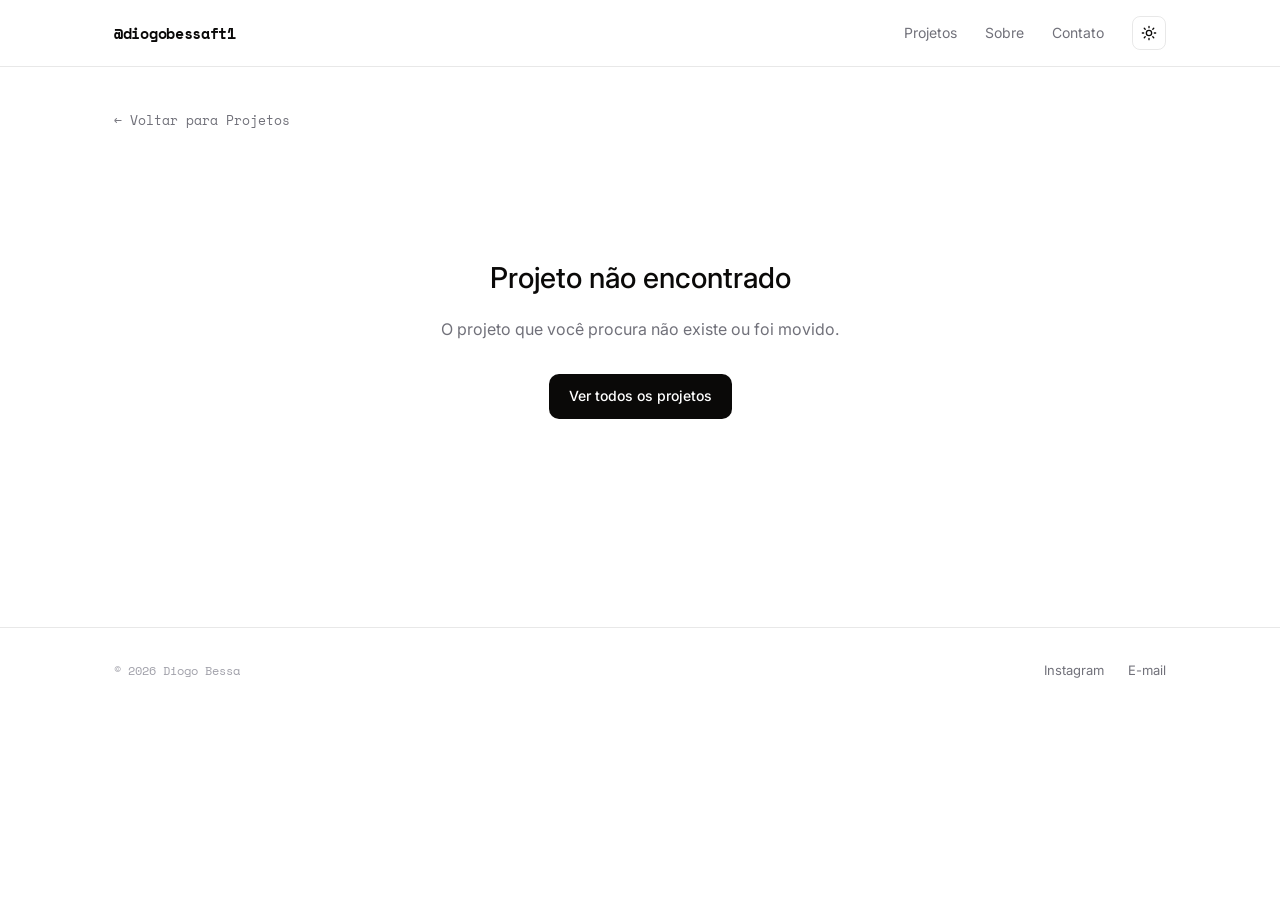
<file: projeto.html>
<!DOCTYPE html>
<html lang="pt-BR" data-theme="light">
<head>
<meta charset="UTF-8" />
<meta name="viewport" content="width=device-width, initial-scale=1.0" />
<title>Projeto — Diogo Bessa</title>
<meta name="description" content="Detalhe de projeto — portfólio de Diogo Bessa." />
<!-- evita flash de tema: aplica o tema salvo antes de pintar -->
<script>
  (function () {
    try {
      var t = localStorage.getItem('theme');
      if (t) document.documentElement.setAttribute('data-theme', t);
    } catch (e) {}
  })();
</script>
<link rel="preconnect" href="https://fonts.googleapis.com" />
<link rel="preconnect" href="https://fonts.gstatic.com" crossorigin />
<link href="https://fonts.googleapis.com/css2?family=Inter:wght@300;400;500;600&family=Space+Mono:wght@400;700&display=swap" rel="stylesheet" />
<link rel="stylesheet" href="styles.css" />
</head>
<body>

<nav>
  <div class="nav-inner">
    <a href="index.html" class="logo">@diogobessaft1</a>
    <div class="nav-links">
      <a href="index.html#projetos">Projetos</a>
      <a href="sobre.html">Sobre</a>
      <a href="index.html#contato">Contato</a>
      <button class="theme-btn" id="theme-btn" aria-label="Alternar tema" onclick="toggleTheme()">
        <svg id="icon-sun" viewBox="0 0 24 24" fill="none" stroke="currentColor" stroke-width="2" stroke-linecap="round" stroke-linejoin="round"><circle cx="12" cy="12" r="4"/><path d="M12 2v2M12 20v2M4.9 4.9l1.4 1.4M17.7 17.7l1.4 1.4M2 12h2M20 12h2M4.9 19.1l1.4-1.4M17.7 6.3l1.4-1.4"/></svg>
        <svg id="icon-moon" viewBox="0 0 24 24" fill="none" stroke="currentColor" stroke-width="2" stroke-linecap="round" stroke-linejoin="round" style="display:none"><path d="M21 12.8A9 9 0 1 1 11.2 3 7 7 0 0 0 21 12.8z"/></svg>
      </button>
    </div>
  </div>
</nav>

<main class="detail" id="detail-root">
  <!-- conteúdo injetado por projeto.js -->
</main>

<footer>
  <div class="wrap foot-inner">
    <span class="foot-copy">© 2026 Diogo Bessa</span>
    <div class="foot-links">
      <a href="https://instagram.com/diogobessa.tech" target="_blank" rel="noopener">Instagram</a>
      <a href="mailto:diogo.bessa04@gmail.com">E-mail</a>
    </div>
  </div>
</footer>

<script src="projetos.js"></script>
<script>
  // ===== Tema (claro/escuro) =====
  syncThemeIcon();
  function toggleTheme() {
    var cur = document.documentElement.getAttribute('data-theme') === 'dark' ? 'light' : 'dark';
    document.documentElement.setAttribute('data-theme', cur);
    try { localStorage.setItem('theme', cur); } catch (e) {}
    syncThemeIcon();
  }
  function syncThemeIcon() {
    var dark = document.documentElement.getAttribute('data-theme') === 'dark';
    document.getElementById('icon-sun').style.display = dark ? 'none' : 'block';
    document.getElementById('icon-moon').style.display = dark ? 'block' : 'none';
  }

  // ===== Render do detalhe a partir do slug =====
  function esc(s) {
    return String(s).replace(/[&<>"']/g, function (c) {
      return { '&': '&amp;', '<': '&lt;', '>': '&gt;', '"': '&quot;', "'": '&#39;' }[c];
    });
  }

  (function renderProjeto() {
    var params = new URLSearchParams(window.location.search);
    var slug = params.get('slug');
    var root = document.getElementById('detail-root');
    var p = slug && PROJETOS[slug];

    if (!p) {
      document.title = 'Projeto não encontrado — Diogo Bessa';
      root.innerHTML =
        '<a class="back-link" href="index.html#projetos">&larr; Voltar para Projetos</a>' +
        '<div class="not-found">' +
        '<h1>Projeto não encontrado</h1>' +
        '<p>O projeto que você procura não existe ou foi movido.</p>' +
        '<a class="btn btn-primary" href="index.html#projetos">Ver todos os projetos</a>' +
        '</div>';
      return;
    }

    document.title = p.nome + ' — Diogo Bessa';

    var pills = p.tags.map(function (t) { return '<span class="pill">' + esc(t) + '</span>'; }).join('');
    var techs = p.tecnologias.map(function (t) { return '<span class="tech-badge">' + esc(t) + '</span>'; }).join('');

    var imagemHtml = p.imagem
      ? '<div class="detail-img"><img src="' + esc(p.imagem) + '" alt="' + esc(p.nome) + '" /></div>'
      : '<div class="detail-img placeholder">' + esc(p.status || 'EM BREVE').toUpperCase() + '</div>';

    var linkBtn = p.link
      ? '<a class="side-btn side-btn-primary" href="' + esc(p.link) + '" target="_blank" rel="noopener">Ver Site Online &#8599;</a>'
      : '<span class="side-btn side-btn-primary disabled">' + esc(p.status || 'Em breve') + '</span>';

    root.innerHTML =
      '<a class="back-link" href="index.html#projetos">&larr; Voltar para Projetos</a>' +
      '<div class="detail-grid">' +
        '<div class="detail-main">' +
          '<div class="pills">' + pills + '</div>' +
          '<h1 class="detail-title">' + esc(p.nome) + '</h1>' +
          '<p class="detail-desc">' + esc(p.descricao) + '</p>' +
          imagemHtml +
          '<section class="tech-section">' +
            '<p class="tech-label">O que eu fiz</p>' +
            '<h2 class="tech-title">Tecnologias</h2>' +
            '<div class="tech-badges">' + techs + '</div>' +
          '</section>' +
        '</div>' +
        '<aside class="sidebar">' +
          '<div class="side-block">' +
            '<p class="side-label">Project Link</p>' +
            linkBtn +
            '<div class="side-divider"></div>' +
            '<p class="side-label">Interested?</p>' +
            '<p class="side-text">Gostou do que viu? Vamos conversar sobre como construir algo parecido pra você.</p>' +
            '<a class="side-btn side-btn-ghost" href="index.html#contato">Iniciar Projeto</a>' +
          '</div>' +
        '</aside>' +
      '</div>';
  })();
</script>

</body>
</html>
</file>
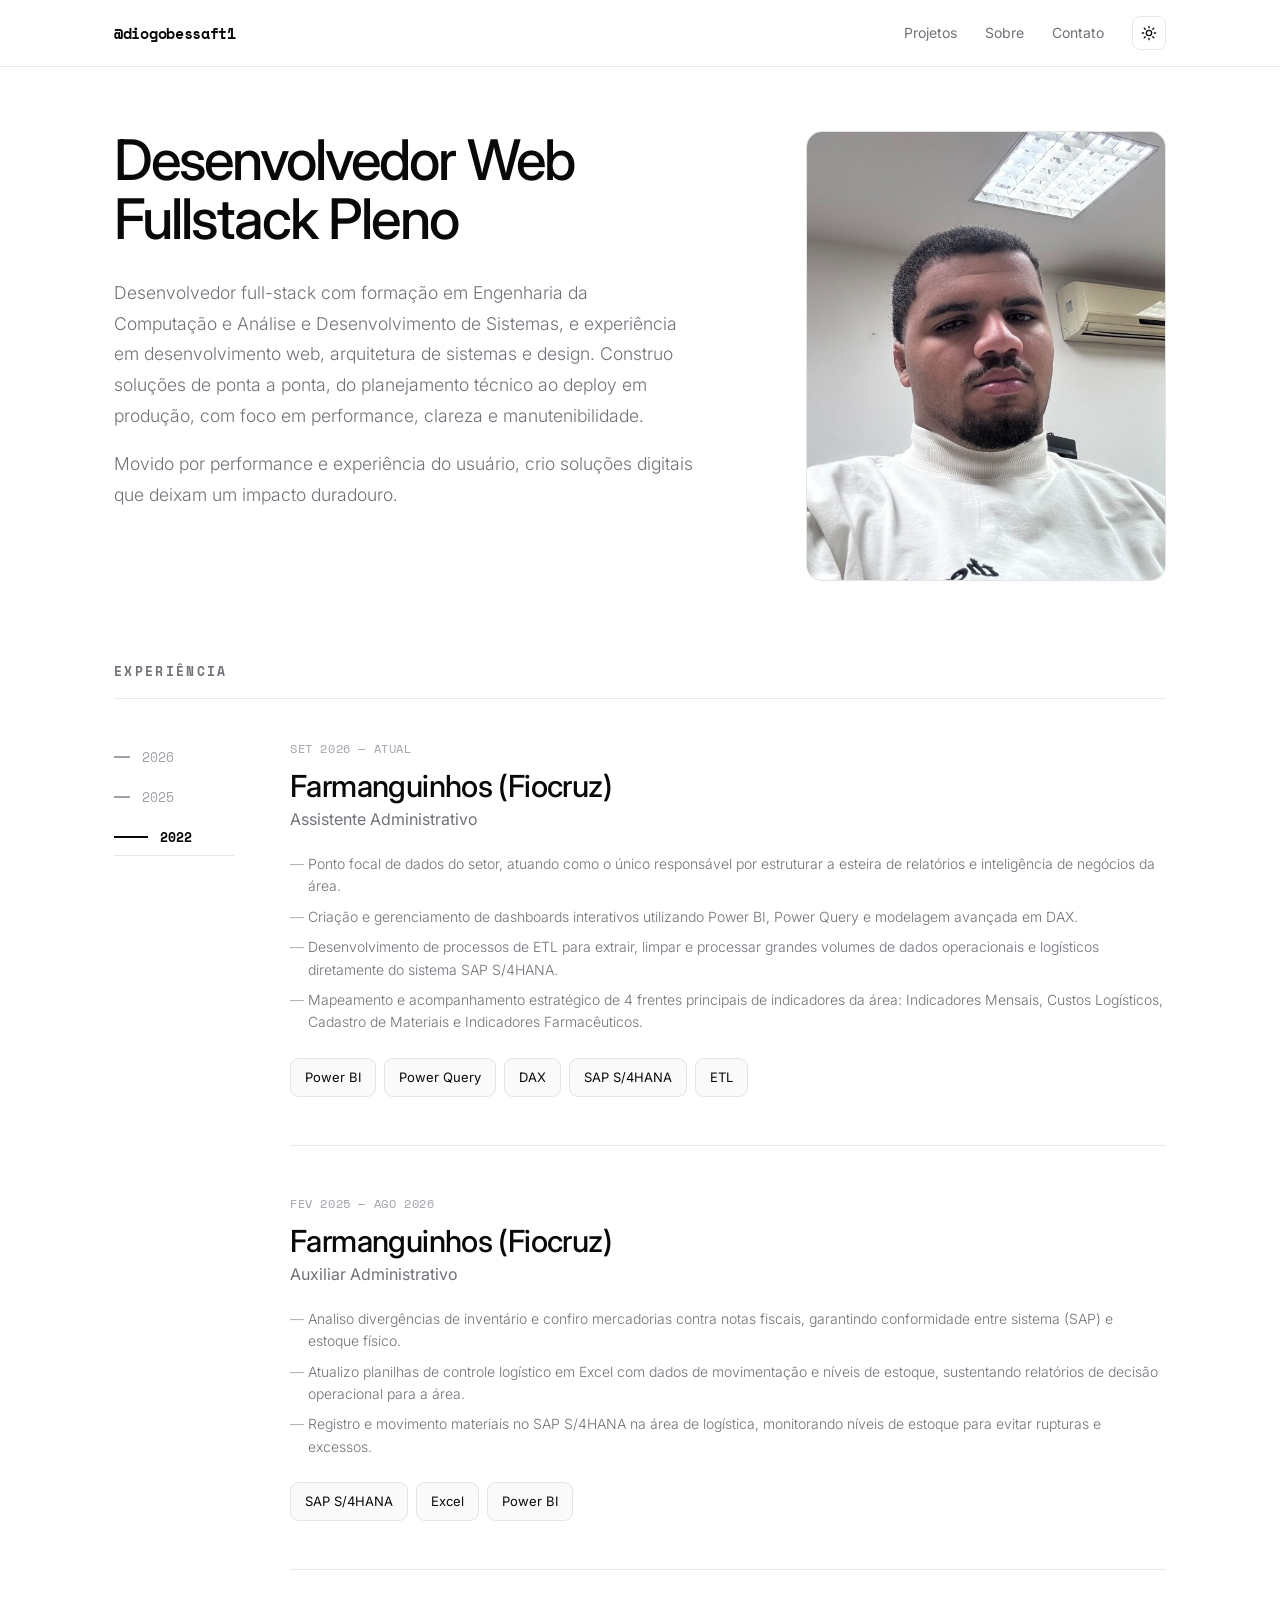
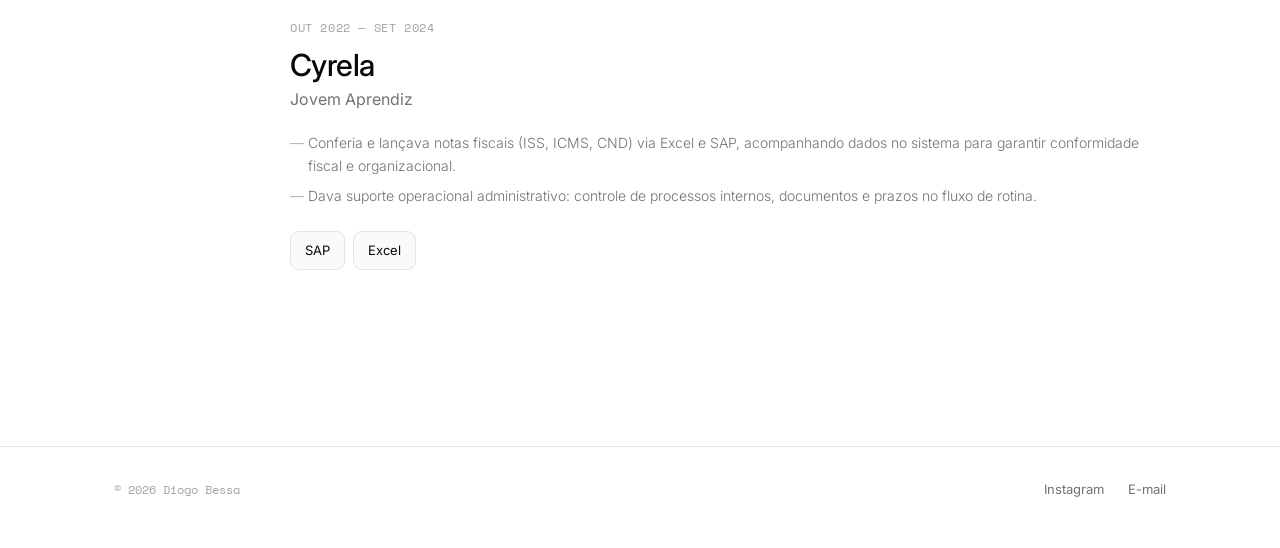
<file: sobre.html>
<!DOCTYPE html>
<html lang="pt-BR" data-theme="light">
<head>
<meta charset="UTF-8" />
<meta name="viewport" content="width=device-width, initial-scale=1.0" />
<title>Sobre — Diogo Bessa</title>
<meta name="description" content="Sobre Diogo Bessa — perfil e experiência." />
<!-- evita flash de tema: aplica o tema salvo antes de pintar -->
<script>
  (function () {
    try {
      var t = localStorage.getItem('theme');
      if (t) document.documentElement.setAttribute('data-theme', t);
    } catch (e) {}
  })();
</script>
<link rel="preconnect" href="https://fonts.googleapis.com" />
<link rel="preconnect" href="https://fonts.gstatic.com" crossorigin />
<link href="https://fonts.googleapis.com/css2?family=Inter:wght@300;400;500;600&family=Space+Mono:wght@400;700&display=swap" rel="stylesheet" />
<link rel="stylesheet" href="styles.css" />
</head>
<body>

<nav>
  <div class="nav-inner">
    <a href="index.html" class="logo">@diogobessaft1</a>
    <div class="nav-links">
      <a href="index.html#projetos">Projetos</a>
      <a href="sobre.html">Sobre</a>
      <a href="index.html#contato">Contato</a>
      <button class="theme-btn" id="theme-btn" aria-label="Alternar tema" onclick="toggleTheme()">
        <svg id="icon-sun" viewBox="0 0 24 24" fill="none" stroke="currentColor" stroke-width="2" stroke-linecap="round" stroke-linejoin="round"><circle cx="12" cy="12" r="4"/><path d="M12 2v2M12 20v2M4.9 4.9l1.4 1.4M17.7 17.7l1.4 1.4M2 12h2M20 12h2M4.9 19.1l1.4-1.4M17.7 6.3l1.4-1.4"/></svg>
        <svg id="icon-moon" viewBox="0 0 24 24" fill="none" stroke="currentColor" stroke-width="2" stroke-linecap="round" stroke-linejoin="round" style="display:none"><path d="M21 12.8A9 9 0 1 1 11.2 3 7 7 0 0 0 21 12.8z"/></svg>
      </button>
    </div>
  </div>
</nav>

<main class="about">
  <!-- intro -->
  <section class="intro-grid">
    <div>
      <h1 class="intro-headline" id="intro-headline"></h1>
      <div class="intro-paras" id="intro-paras"></div>
    </div>
    <div class="portrait" id="portrait"></div>
  </section>

  <!-- experiência -->
  <h2 class="about-sec-title">Experiência</h2>
  <div class="xp-layout">
    <nav class="timeline" id="timeline" aria-label="Linha do tempo de experiências"></nav>
    <div class="xp-entries" id="xp-entries"></div>
  </div>
</main>

<footer>
  <div class="wrap foot-inner">
    <span class="foot-copy">© 2026 Diogo Bessa</span>
    <div class="foot-links">
      <a href="https://instagram.com/diogobessa.tech" target="_blank" rel="noopener">Instagram</a>
      <a href="mailto:diogo.bessa04@gmail.com">E-mail</a>
    </div>
  </div>
</footer>

<script src="sobre.js"></script>
<script>
  // ===== Tema (claro/escuro) =====
  syncThemeIcon();
  function toggleTheme() {
    var cur = document.documentElement.getAttribute('data-theme') === 'dark' ? 'light' : 'dark';
    document.documentElement.setAttribute('data-theme', cur);
    try { localStorage.setItem('theme', cur); } catch (e) {}
    syncThemeIcon();
  }
  function syncThemeIcon() {
    var dark = document.documentElement.getAttribute('data-theme') === 'dark';
    document.getElementById('icon-sun').style.display = dark ? 'none' : 'block';
    document.getElementById('icon-moon').style.display = dark ? 'block' : 'none';
  }

  function esc(s) {
    return String(s).replace(/[&<>"']/g, function (c) {
      return { '&': '&amp;', '<': '&lt;', '>': '&gt;', '"': '&quot;', "'": '&#39;' }[c];
    });
  }

  (function renderSobre() {
    var intro = SOBRE.intro || {};
    var xps = SOBRE.experiences || [];

    // ---- intro ----
    document.getElementById('intro-headline').textContent = intro.headline || '';
    var parasEl = document.getElementById('intro-paras');
    parasEl.innerHTML = (intro.paragraphs || [])
      .map(function (p) { return '<p>' + esc(p) + '</p>'; }).join('');

    // foto: se ainda for placeholder "TODO", mostra caixa placeholder
    var portrait = document.getElementById('portrait');
    var photo = intro.photo || '';
    if (photo && photo.indexOf('TODO') !== 0) {
      portrait.innerHTML = '<img src="' + esc(photo) + '" alt="Retrato" />';
    } else {
      portrait.classList.add('placeholder');
      portrait.textContent = 'TODO: adicionar foto/retrato';
    }

    // ---- timeline (anos vêm dos dados) ----
    var timeline = document.getElementById('timeline');
    timeline.innerHTML = xps.map(function (xp, i) {
      return '<button class="tl-item" type="button" data-target="xp-' + i + '">' +
               '<span class="tl-dash"></span><span>' + esc(xp.year != null ? xp.year : '') + '</span>' +
             '</button>';
    }).join('');

    // ---- entradas de experiência ----
    var entriesEl = document.getElementById('xp-entries');
    entriesEl.innerHTML = xps.map(function (xp, i) {
      var bullets = (xp.bullets || []).map(function (b) { return '<li>' + esc(b) + '</li>'; }).join('');
      var tech = (xp.tech || []).map(function (t) { return '<span class="tech-badge">' + esc(t) + '</span>'; }).join('');
      return '<article class="xp-entry" id="xp-' + i + '">' +
               '<p class="xp-date">' + esc(xp.dateRange || '') + '</p>' +
               '<h3 class="xp-company">' + esc(xp.company || '') + '</h3>' +
               '<p class="xp-role">' + esc(xp.role || '') + '</p>' +
               '<ul class="xp-bullets">' + bullets + '</ul>' +
               '<div class="xp-tech">' + tech + '</div>' +
             '</article>';
    }).join('');

    var tlItems = Array.prototype.slice.call(timeline.querySelectorAll('.tl-item'));
    var entries = Array.prototype.slice.call(entriesEl.querySelectorAll('.xp-entry'));

    // clique no ano -> rola suave até a entrada
    tlItems.forEach(function (item) {
      item.addEventListener('click', function () {
        var el = document.getElementById(item.getAttribute('data-target'));
        if (el) el.scrollIntoView({ behavior: 'smooth', block: 'start' });
      });
    });

    // scroll-spy: destaca o ano da entrada em foco
    function setActive(idx) {
      tlItems.forEach(function (it, i) { it.classList.toggle('active', i === idx); });
    }
    if (entries.length) {
      setActive(0);
      if ('IntersectionObserver' in window) {
        var visible = {};
        var obs = new IntersectionObserver(function (items) {
          items.forEach(function (e) {
            visible[e.target.id] = e.isIntersecting ? e.intersectionRatio : 0;
          });
          // escolhe a entrada mais visível
          var bestIdx = 0, bestRatio = -1;
          entries.forEach(function (el, i) {
            var r = visible[el.id] || 0;
            if (r > bestRatio) { bestRatio = r; bestIdx = i; }
          });
          if (bestRatio > 0) setActive(bestIdx);
        }, { rootMargin: '-45% 0px -45% 0px', threshold: [0, 0.25, 0.5, 1] });
        entries.forEach(function (el) { obs.observe(el); });
      }
    }
  })();
</script>

</body>
</html>
</file>
<file: styles.css>
:root {
  --bg: #ffffff;
  --text: #0a0908;
  --muted: #71717a;
  --faint: #a1a1aa;
  --border: rgba(0,0,0,0.09);
  --border-strong: rgba(0,0,0,0.16);
  --card: #fafafa;
  --accent: #0a0908;
}
[data-theme="dark"] {
  --bg: #0a0908;
  --text: #f5f4f2;
  --muted: #a1a1aa;
  --faint: #71717a;
  --border: rgba(255,255,255,0.1);
  --border-strong: rgba(255,255,255,0.2);
  --card: #141312;
  --accent: #f5f4f2;
}

* { box-sizing: border-box; margin: 0; padding: 0; }
html { scroll-behavior: smooth; }
body {
  background: var(--bg);
  color: var(--text);
  font-family: 'Inter', system-ui, sans-serif;
  font-weight: 400;
  line-height: 1.6;
  -webkit-font-smoothing: antialiased;
  transition: background 0.3s ease, color 0.3s ease;
}
a { color: inherit; }
::selection { background: var(--text); color: var(--bg); }

.wrap { max-width: 1100px; margin: 0 auto; padding: 0 1.5rem; }

/* ============ NAV ============ */
nav {
  position: sticky;
  top: 0;
  z-index: 50;
  backdrop-filter: saturate(180%) blur(12px);
  background: color-mix(in srgb, var(--bg) 80%, transparent);
  border-bottom: 1px solid var(--border);
}
.nav-inner {
  max-width: 1100px;
  margin: 0 auto;
  padding: 1rem 1.5rem;
  display: flex;
  align-items: center;
  justify-content: space-between;
}
.logo {
  font-family: 'Space Mono', monospace;
  font-weight: 700;
  font-size: 15px;
  letter-spacing: -0.02em;
  text-decoration: none;
  color: var(--text);
}
.nav-links { display: flex; align-items: center; gap: 1.75rem; }
.nav-links a {
  font-size: 14px;
  color: var(--muted);
  text-decoration: none;
  transition: color 0.2s;
}
.nav-links a:hover { color: var(--text); }
.theme-btn {
  background: none;
  border: 1px solid var(--border);
  border-radius: 8px;
  width: 34px; height: 34px;
  display: grid; place-items: center;
  cursor: pointer;
  color: var(--text);
  transition: border-color 0.2s, background 0.2s;
}
.theme-btn:hover { border-color: var(--border-strong); }
.theme-btn svg { width: 16px; height: 16px; }
.nav-mob { display: none; }

/* ============ HERO ============ */
header { padding: 6rem 0 4.5rem; }
.greeting {
  font-family: 'Space Mono', monospace;
  font-size: 13px;
  color: var(--muted);
  margin-bottom: 1.25rem;
  letter-spacing: 0.02em;
}
.hero-title {
  font-size: clamp(2.4rem, 6vw, 4.25rem);
  font-weight: 500;
  line-height: 1.02;
  letter-spacing: -0.04em;
  margin-bottom: 1.75rem;
}
.hero-title .light { color: var(--faint); }
.hero-bio {
  max-width: 620px;
  font-size: clamp(1rem, 1.6vw, 1.1rem);
  font-weight: 300;
  color: var(--muted);
  line-height: 1.7;
  margin-bottom: 1rem;
}
.hero-now {
  max-width: 620px;
  font-size: 14px;
  color: var(--faint);
  margin-bottom: 2rem;
}
.hero-actions { display: flex; flex-wrap: wrap; gap: 0.75rem; }
.btn {
  display: inline-flex;
  align-items: center;
  gap: 8px;
  font-size: 14px;
  font-weight: 500;
  text-decoration: none;
  padding: 11px 20px;
  border-radius: 10px;
  transition: transform 0.12s, opacity 0.2s, background 0.2s, border-color 0.2s;
}
.btn-primary { background: var(--text); color: var(--bg); }
.btn-primary:hover { opacity: 0.85; }
.btn-ghost { border: 1px solid var(--border-strong); color: var(--text); }
.btn-ghost:hover { background: var(--card); }
.btn:active { transform: scale(0.98); }

/* ============ SECTION HEADINGS ============ */
.sec { padding: 2.5rem 0; }
.sec-head {
  display: flex;
  align-items: baseline;
  justify-content: space-between;
  margin-bottom: 2rem;
  border-bottom: 1px solid var(--border);
  padding-bottom: 1rem;
}
.sec-title { font-size: 1.5rem; font-weight: 500; letter-spacing: -0.02em; }
.sec-count {
  font-family: 'Space Mono', monospace;
  font-size: 12px;
  color: var(--faint);
}

/* ============ PROJECTS GRID ============ */
.grid {
  display: grid;
  grid-template-columns: repeat(3, 1fr);
  gap: 1.5rem;
}
.card {
  text-decoration: none;
  color: inherit;
  display: flex;
  flex-direction: column;
  gap: 0.85rem;
}
.card-media {
  position: relative;
  aspect-ratio: 16 / 11;
  border-radius: 14px;
  overflow: hidden;
  border: 1px solid var(--border);
  background: var(--card);
}
.card-media img {
  width: 100%; height: 100%;
  object-fit: cover;
  object-position: top center;
  transition: transform 0.5s cubic-bezier(0.2,0.8,0.2,1), filter 0.3s;
}
.card:hover .card-media img { transform: scale(1.04); }
.card-media.placeholder {
  display: grid; place-items: center;
  background: linear-gradient(135deg, #1f1d2e, #2d2a45);
  color: #b9b4e0;
  font-family: 'Space Mono', monospace;
  font-size: 13px;
  letter-spacing: 0.05em;
}
.card-foot { display: flex; align-items: flex-start; justify-content: space-between; gap: 0.75rem; }
.card-name { font-size: 1rem; font-weight: 500; letter-spacing: -0.01em; }
.card-desc { font-size: 13px; color: var(--muted); line-height: 1.5; margin-top: 2px; }
.badge {
  font-family: 'Space Mono', monospace;
  font-size: 10px;
  text-transform: uppercase;
  letter-spacing: 0.06em;
  color: var(--muted);
  border: 1px solid var(--border);
  border-radius: 99px;
  padding: 3px 9px;
  white-space: nowrap;
  flex-shrink: 0;
}
.card-arrow { font-size: 13px; color: var(--faint); transition: transform 0.2s, color 0.2s; }
.card:hover .card-arrow { transform: translate(2px,-2px); color: var(--text); }

/* ============ CONTATO / CTA ============ */
.cta-title {
  font-size: clamp(2rem, 5vw, 3.25rem);
  font-weight: 500;
  letter-spacing: -0.03em;
  line-height: 1.05;
  margin-bottom: 0.75rem;
}
.cta-sub { color: var(--muted); font-weight: 300; margin-bottom: 2rem; max-width: 460px; }
.cta-mail {
  font-family: 'Space Mono', monospace;
  font-size: clamp(1rem, 3vw, 1.4rem);
  text-decoration: none;
  border-bottom: 1px solid var(--border-strong);
  padding-bottom: 3px;
  transition: opacity 0.2s;
}
.cta-mail:hover { opacity: 0.6; }

.form-wrap {
  margin-top: 3rem;
  border: 1px solid var(--border);
  border-radius: 16px;
  padding: 2rem;
  background: var(--card);
  max-width: 640px;
}
.fields { display: flex; flex-direction: column; gap: 14px; }
.field-row { display: grid; grid-template-columns: 1fr 1fr; gap: 14px; }
.field { display: flex; flex-direction: column; gap: 6px; }
.field label {
  font-family: 'Space Mono', monospace;
  font-size: 11px; text-transform: uppercase; letter-spacing: 0.05em; color: var(--muted);
}
.field input, .field textarea, .field select {
  background: var(--bg);
  border: 1px solid var(--border);
  border-radius: 9px;
  padding: 11px 14px;
  font-size: 14px;
  font-family: 'Inter', sans-serif;
  color: var(--text);
  outline: none;
  transition: border-color 0.2s;
  width: 100%;
}
.field input:focus, .field textarea:focus, .field select:focus { border-color: var(--border-strong); }
.field textarea { height: 110px; resize: vertical; }
.submit-btn {
  margin-top: 6px;
  width: 100%;
  padding: 13px;
  background: var(--text);
  color: var(--bg);
  font-family: 'Inter', sans-serif;
  font-size: 14px;
  font-weight: 500;
  border: none;
  border-radius: 9px;
  cursor: pointer;
  transition: opacity 0.2s, transform 0.1s;
}
.submit-btn:hover { opacity: 0.85; }
.submit-btn:active { transform: scale(0.99); }
.submit-btn:disabled { opacity: 0.5; cursor: not-allowed; }
.feedback { display: none; margin-top: 12px; padding: 12px 16px; border-radius: 9px; font-size: 13px; }
.feedback.success { background: rgba(29,158,117,0.12); color: #1d9e75; border: 1px solid rgba(29,158,117,0.25); }
.feedback.error { background: rgba(226,75,74,0.12); color: #d4413f; border: 1px solid rgba(226,75,74,0.25); }

/* ============ FOOTER ============ */
footer {
  margin-top: 4rem;
  border-top: 1px solid var(--border);
  padding: 2rem 0 3rem;
}
.foot-inner { display: flex; align-items: center; justify-content: space-between; flex-wrap: wrap; gap: 1rem; }
.foot-copy { font-family: 'Space Mono', monospace; font-size: 12px; color: var(--faint); }
.foot-links { display: flex; gap: 1.5rem; }
.foot-links a { font-size: 13px; color: var(--muted); text-decoration: none; transition: color 0.2s; }
.foot-links a:hover { color: var(--text); }

/* ============ ANIM ============ */
@keyframes fadeUp { from { opacity: 0; transform: translateY(14px); } to { opacity: 1; transform: translateY(0); } }
.fade { animation: fadeUp 0.6s ease both; }
.d1 { animation-delay: 0.08s; } .d2 { animation-delay: 0.16s; } .d3 { animation-delay: 0.24s; }

/* ============ PROJECT DETAIL ============ */
.detail { max-width: 1100px; margin: 0 auto; padding: 2.5rem 1.5rem 4rem; }
.back-link {
  display: inline-flex;
  align-items: center;
  gap: 8px;
  font-family: 'Space Mono', monospace;
  font-size: 13px;
  color: var(--muted);
  text-decoration: none;
  margin-bottom: 2.75rem;
  transition: color 0.2s, gap 0.2s;
}
.back-link:hover { color: var(--text); gap: 12px; }

.detail-grid {
  display: grid;
  grid-template-columns: minmax(0, 1fr) 320px;
  gap: 3.5rem;
  align-items: start;
}

.pills { display: flex; flex-wrap: wrap; gap: 8px; margin-bottom: 1.5rem; }
.pill {
  font-family: 'Space Mono', monospace;
  font-size: 10px;
  text-transform: uppercase;
  letter-spacing: 0.08em;
  color: var(--muted);
  border: 1px solid var(--border-strong);
  border-radius: 99px;
  padding: 5px 12px;
}
.detail-title {
  font-size: clamp(2.2rem, 5.5vw, 3.5rem);
  font-weight: 500;
  letter-spacing: -0.035em;
  line-height: 1.05;
  margin-bottom: 1.5rem;
}
.detail-desc {
  max-width: 640px;
  font-size: clamp(1rem, 1.6vw, 1.1rem);
  font-weight: 300;
  color: var(--muted);
  line-height: 1.75;
  margin-bottom: 2.75rem;
}
.detail-img {
  width: 100%;
  border-radius: 16px;
  overflow: hidden;
  border: 1px solid var(--border);
  background: var(--card);
  margin-bottom: 3.25rem;
  display: block;
}
.detail-img img { width: 100%; display: block; }
.detail-img.placeholder {
  aspect-ratio: 16 / 9;
  display: grid; place-items: center;
  background: linear-gradient(135deg, #1f1d2e, #2d2a45);
  color: #b9b4e0;
  font-family: 'Space Mono', monospace;
  font-size: 14px;
  letter-spacing: 0.06em;
}

.tech-label {
  font-family: 'Space Mono', monospace;
  font-size: 11px;
  text-transform: uppercase;
  letter-spacing: 0.08em;
  color: var(--faint);
  margin-bottom: 1.25rem;
}
.tech-title { font-size: 1.4rem; font-weight: 500; letter-spacing: -0.02em; margin-bottom: 1.5rem; }
.tech-badges { display: flex; flex-wrap: wrap; gap: 10px; }
.tech-badge {
  font-size: 13px;
  font-weight: 400;
  color: var(--text);
  background: var(--card);
  border: 1px solid var(--border);
  border-radius: 9px;
  padding: 8px 14px;
  transition: border-color 0.2s;
}
.tech-badge:hover { border-color: var(--border-strong); }

/* ---- Sidebar ---- */
.sidebar { position: sticky; top: 90px; display: flex; flex-direction: column; }
.side-block {
  border: 1px solid var(--border);
  border-radius: 14px;
  padding: 1.5rem;
  background: var(--card);
}
.side-label {
  font-family: 'Space Mono', monospace;
  font-size: 11px;
  text-transform: uppercase;
  letter-spacing: 0.08em;
  color: var(--faint);
  margin-bottom: 1rem;
}
.side-text { font-size: 14px; color: var(--muted); font-weight: 300; line-height: 1.6; margin-bottom: 1.25rem; }
.side-btn {
  display: flex;
  align-items: center;
  justify-content: center;
  gap: 8px;
  width: 100%;
  padding: 12px;
  border-radius: 10px;
  font-size: 14px;
  font-weight: 500;
  text-decoration: none;
  cursor: pointer;
  transition: opacity 0.2s, background 0.2s, border-color 0.2s, transform 0.1s;
}
.side-btn-primary { background: var(--text); color: var(--bg); border: 1px solid var(--text); }
.side-btn-primary:hover { opacity: 0.85; }
.side-btn-ghost { border: 1px solid var(--border-strong); color: var(--text); background: none; }
.side-btn-ghost:hover { background: var(--bg); }
.side-btn:active { transform: scale(0.98); }
.side-btn.disabled { opacity: 0.5; pointer-events: none; }
.side-divider { height: 1px; background: var(--border); margin: 1.5rem 0; }

.not-found { text-align: center; padding: 5rem 0; }
.not-found h1 { font-size: 1.8rem; font-weight: 500; margin-bottom: 1rem; }
.not-found p { color: var(--muted); margin-bottom: 2rem; }

/* ============ SOBRE / ABOUT ============ */
.about { max-width: 1100px; margin: 0 auto; padding: 4rem 1.5rem 4rem; }

/* intro: bio à esquerda, retrato à direita */
.intro-grid {
  display: grid;
  grid-template-columns: minmax(0, 1fr) 360px;
  gap: 3.5rem;
  align-items: start;
  margin-bottom: 5rem;
}
.intro-headline {
  font-size: clamp(2.2rem, 5vw, 3.5rem);
  font-weight: 500;
  letter-spacing: -0.035em;
  line-height: 1.06;
  margin-bottom: 1.75rem;
}
.intro-paras p {
  max-width: 580px;
  font-size: clamp(1rem, 1.6vw, 1.1rem);
  font-weight: 300;
  color: var(--muted);
  line-height: 1.75;
}
.intro-paras p + p { margin-top: 1.1rem; }
.portrait {
  width: 100%;
  aspect-ratio: 4 / 5;
  border-radius: 16px;
  overflow: hidden;
  border: 1px solid var(--border);
  background: var(--card);
}
.portrait img { width: 100%; height: 100%; object-fit: cover; object-position: center 60%; display: block; }
.portrait.placeholder {
  display: grid; place-items: center; text-align: center;
  background: linear-gradient(135deg, #1f1d2e, #2d2a45);
  color: #b9b4e0;
  font-family: 'Space Mono', monospace;
  font-size: 12px;
  letter-spacing: 0.06em;
  padding: 1.5rem;
}

/* heading "EXPERIÊNCIA" */
.about-sec-title {
  font-family: 'Space Mono', monospace;
  font-size: 13px;
  text-transform: uppercase;
  letter-spacing: 0.18em;
  color: var(--muted);
  padding-bottom: 1rem;
  border-bottom: 1px solid var(--border);
  margin-bottom: 2.5rem;
}

/* layout experiência: timeline sticky + entradas */
.xp-layout {
  display: grid;
  grid-template-columns: 120px minmax(0, 1fr);
  gap: 3.5rem;
  align-items: start;
}
.timeline {
  position: sticky;
  top: 90px;
  display: flex;
  flex-direction: column;
  gap: 0.25rem;
}
.tl-item {
  display: flex;
  align-items: center;
  gap: 12px;
  background: none;
  border: none;
  padding: 8px 0;
  cursor: pointer;
  color: var(--faint);
  font-family: 'Space Mono', monospace;
  font-size: 13px;
  text-align: left;
  transition: color 0.25s;
}
.tl-dash { width: 16px; height: 1.5px; background: currentColor; transition: width 0.25s ease, background 0.25s; flex-shrink: 0; }
.tl-item:hover { color: var(--muted); }
.tl-item.active { color: var(--text); font-weight: 700; }
.tl-item.active .tl-dash { width: 34px; }

.xp-entries { display: flex; flex-direction: column; }
.xp-entry {
  padding: 0 0 3rem;
  margin-bottom: 3rem;
  border-bottom: 1px solid var(--border);
  scroll-margin-top: 90px;
}
.xp-entry:last-child { border-bottom: none; margin-bottom: 0; }
.xp-date {
  font-family: 'Space Mono', monospace;
  font-size: 12px;
  text-transform: uppercase;
  letter-spacing: 0.05em;
  color: var(--faint);
  margin-bottom: 0.75rem;
}
.xp-company { font-size: clamp(1.4rem, 3vw, 1.9rem); font-weight: 500; letter-spacing: -0.02em; line-height: 1.1; }
.xp-role { font-size: 1rem; color: var(--muted); margin-top: 0.25rem; margin-bottom: 1.25rem; }
.xp-bullets { list-style: none; display: flex; flex-direction: column; gap: 0.5rem; margin-bottom: 1.5rem; }
.xp-bullets li {
  position: relative;
  padding-left: 1.1rem;
  font-size: 14px;
  font-weight: 300;
  color: var(--muted);
  line-height: 1.6;
}
.xp-bullets li::before { content: '—'; position: absolute; left: 0; color: var(--faint); }
.xp-tech { display: flex; flex-wrap: wrap; gap: 8px; }

@media (max-width: 860px) {
  .intro-grid { grid-template-columns: 1fr; gap: 2.5rem; }
  .portrait { max-width: 320px; }
  .xp-layout { grid-template-columns: 1fr; gap: 1.5rem; }
  .timeline { display: none; }
}

/* ============ RESPONSIVE ============ */
@media (max-width: 860px) {
  .grid { grid-template-columns: repeat(2, 1fr); }
  .detail-grid { grid-template-columns: 1fr; gap: 2.5rem; }
  .sidebar { position: static; top: auto; }
}
@media (max-width: 560px) {
  .nav-links a:not(.nav-mob) { display: none; }
  header { padding: 4rem 0 3rem; }
  .grid { grid-template-columns: 1fr; }
  .field-row { grid-template-columns: 1fr; }
}
</file>
